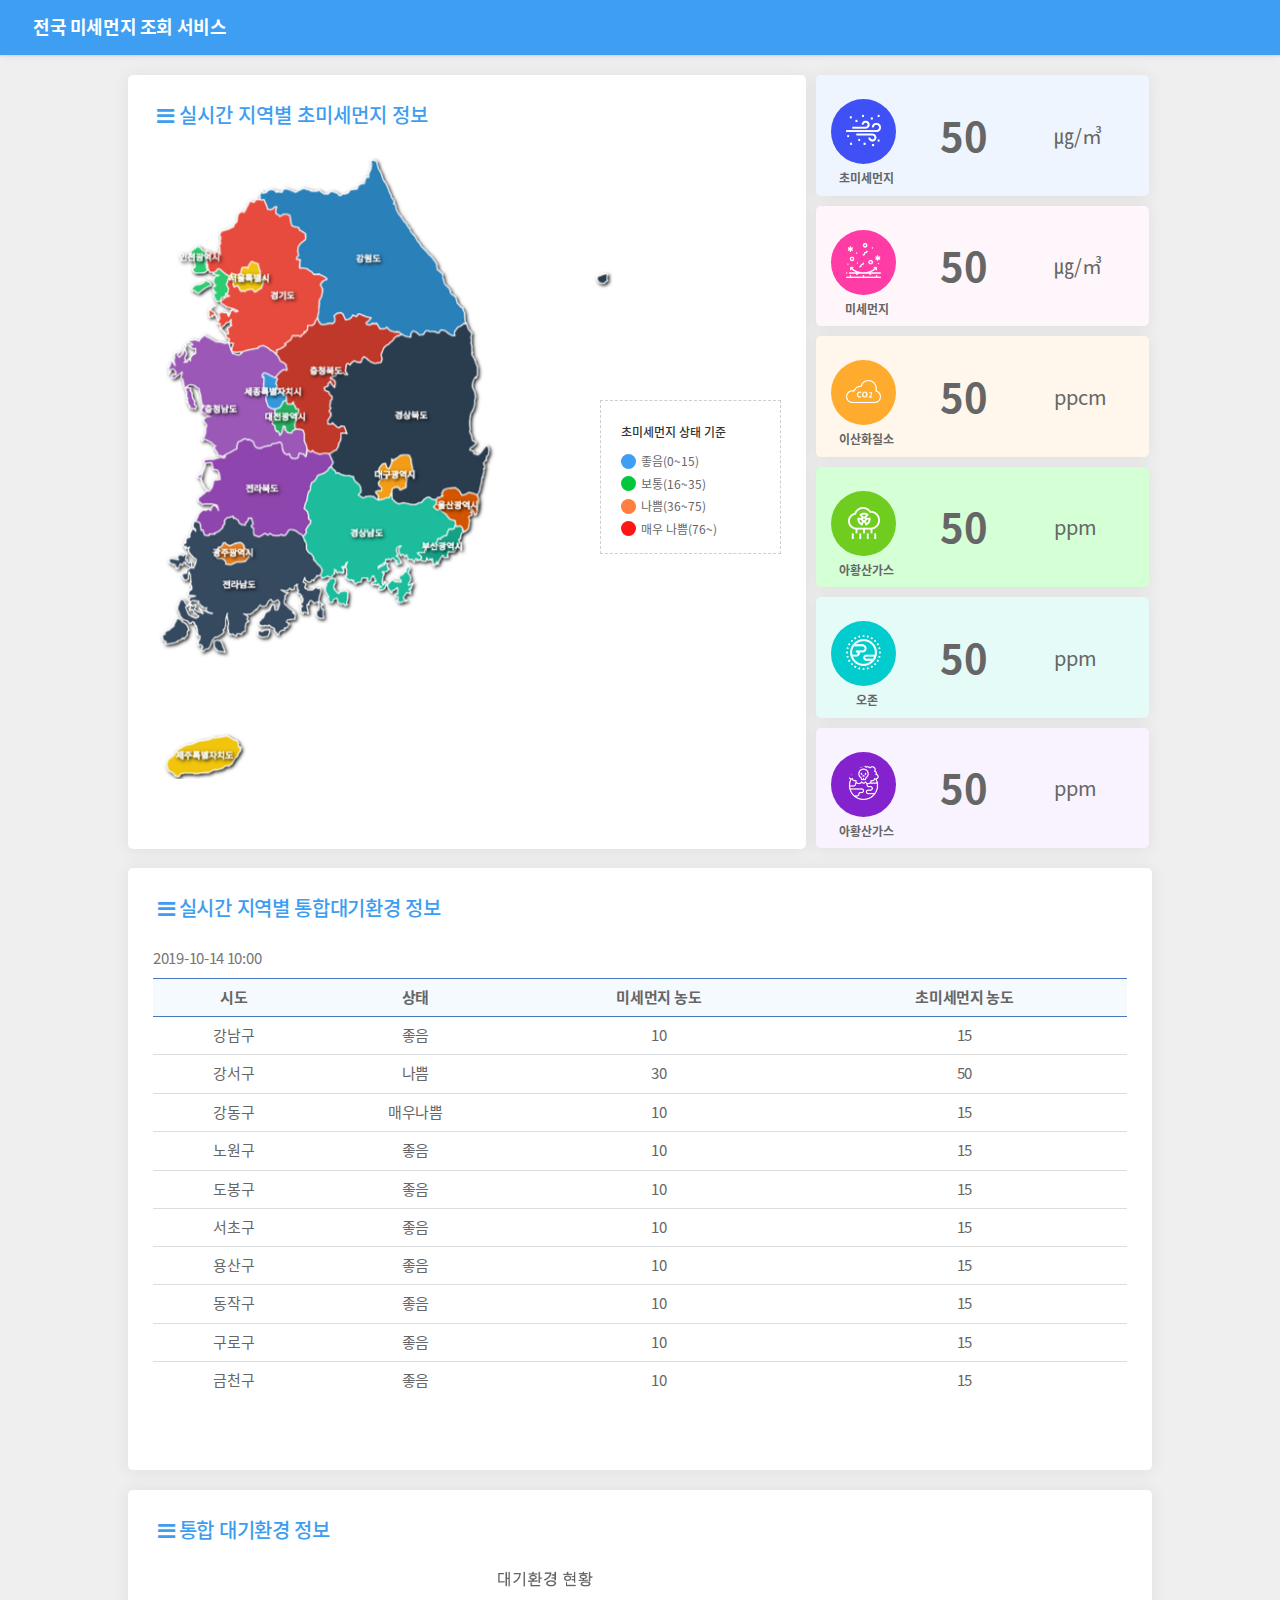
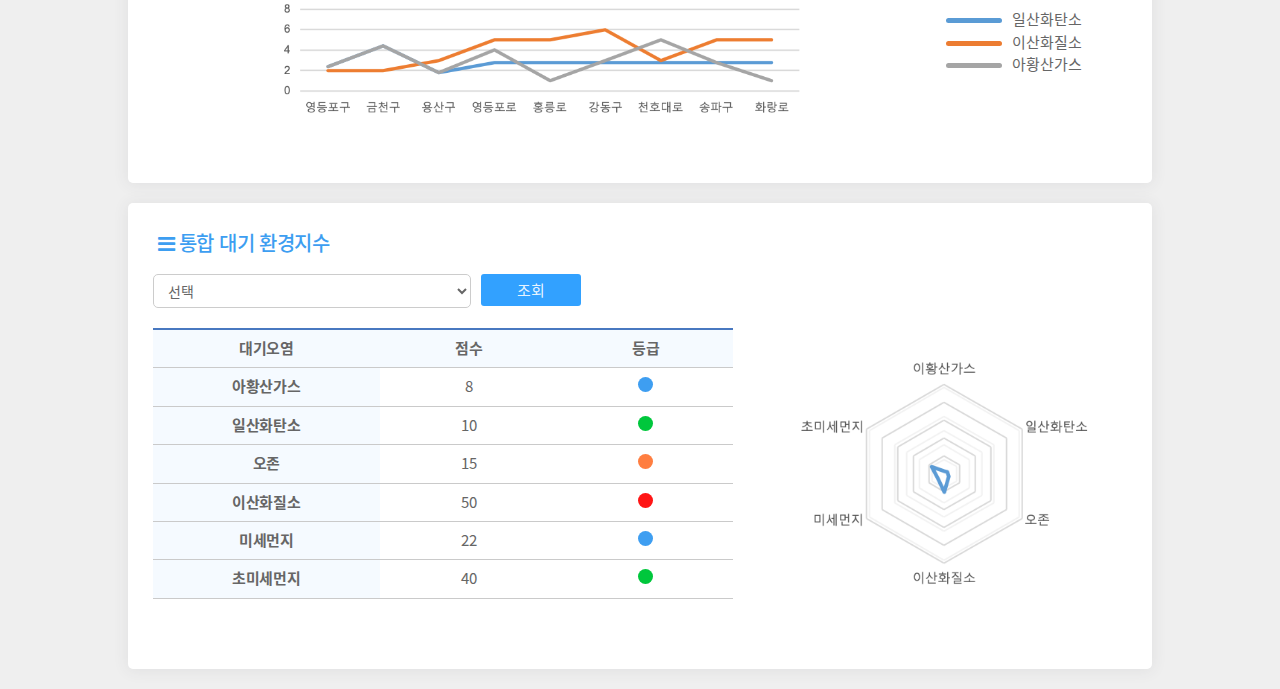
<file: fine-dust-frontend/src/main/resources/static/viewSample/main.html>
<!DOCTYPE html>
<html lang="en">
<head>
	<meta charset="UTF-8">
	<meta http-equiv="X-UA-Compatible" content="IE=Edge">
	<meta name="viewport" content="width=device-width, initial-scale=1, minimum-scale=1, maximum-scale=1, user-scalable=no">

	<title>main</title>

	<!-- jquery -->
	<script src="../js/components/jquery-1.11.3.min.js"></script>
	<script src="../js/components/jquery-ui.js"></script>
	<script src="../js/components/bootstrap.min.js"></script>
	<!-- css -->
	<link rel="stylesheet" type="text/css" href="../css/components/bootstrap.min.css">
	<link rel="stylesheet" type="text/css" href="../css/components/jquery-ui.css">
	<link rel="stylesheet" type="text/css" href="../css/components/font-awesome.css">
	<link rel="stylesheet" type="text/css" href="../css/components/notosanskr.css">

	<link rel="stylesheet" type="text/css" href="../css/common.css">
	<link rel="stylesheet" type="text/css" href="../css/main.css">
</head>
<body>
	<!-- header -->
	<header id="header">
		<div class="inner">
			<div id="logo" class="light-version">
				<h1>전국 미세먼지 조회 서비스</h1>
			</div>
		</div>
	</header>
	<div class="wrapper">
		<!-- 실시간 지역별 초미세먼지 정보 -->
		<div class="contents mt-20">
			<ul class="top-con-box layout-inline col2">
				<li class="w-70p">
					<div class="box-wrap">
						<h3 class="color-blue"><i class="fa fa-fw" aria-hidden="true" title="Copy to use bars"></i>실시간 지역별 초미세먼지 정보</h3>
						<ul class="top-wrap layout-inline col2">
							<li class="map-wrap w-70p">
								<img src="../images/map02.png" />
							</li>
							<li class="w-30p">
								<div class="map-value mt-20 w-100p">
									<h6 class="">초미세먼지 상태 기준</h6>
									<ul class="status-wrap">
										<li><span class="circle-level good"></span><span>좋음(0~15)</span></li>
										<li><span class="circle-level normal"></span><span>보통(16~35)</span></li>
										<li><span class="circle-level bad"></span><span>나쁨(36~75)</span></li>
										<li><span class="circle-level very-bad"></span><span>매우 나쁨(76~)</span></li>
									</ul>
								</div>
							</li>
						</ul>
					</div>
				</li>
				<li class="right-panel w-30p">
					<div class="status-box-list w-full">
						<ul class="">
							<li>
								<ul class="dust-status-ul layout-inline col3">
									<li><div class="info-round"><span class="info-icon"></span></div><p class="info-nm">초미세먼지</p></li>
									<li><span class="info-txt">50</span></li>
									<li><span class="info-unit">㎍/㎥</span> </li>
								</ul>
							</li>
							<li>
								<ul class="dust-status-ul layout-inline col3">
									<li><div class="info-round"><span class="info-icon"></span></div><p class="info-nm">미세먼지</p></li>
									<li><span class="info-txt">50</span> </li>
									<li><span class="info-unit">㎍/㎥ </span></li>
								</ul>
							</li>
							<li>
								<ul class="dust-status-ul layout-inline col3">
									<li><div class="info-round"><span class="info-icon"></span></div><p class="info-nm">이산화질소</p></li>
									<li><span class="info-txt">50</span> </li>
									<li><span class="info-unit">ppcm </span></li>
								</ul>
							</li>
							<li>
								<ul class="dust-status-ul layout-inline col3">
									<li><div class="info-round"><span class="info-icon"></span></div><p class="info-nm">아황산가스</p></li>
									<li><span class="info-txt">50</span> </li>
									<li><span class="info-unit">ppm</span></li>
								</ul>
							</li>
							<li>
								<ul class="dust-status-ul layout-inline col3">
									<li><div class="info-round"><span class="info-icon"></span></div><p class="info-nm">오존</p></li>
									<li><span class="info-txt">50</span> </li>
									<li><span class="info-unit">ppm</span></li>
								</ul>
							</li>
							<li>
								<ul class="dust-status-ul layout-inline col3">
									<li><div class="info-round"><span class="info-icon"></span></div><p class="info-nm">아황산가스</p></li>
									<li><span class="info-txt">50</span> </li>
									<li><span class="info-unit">ppm</span></li>
								</ul>
							</li>
						</ul>
					</div>
				</li>
			</ul>
		</div>
		<!-- 실시간 지역별 통합대기환경 정보 -->
		<div class="contents mt-10">
			<div class="box-wrap w-80p">
				<h3 class="color-blue col-left"><i class="fa fa-fw" title=""></i>실시간 지역별 통합대기환경 정보</h3>
				<table class="table table-blue text-center mt-20">
					<caption>2019-10-14 10:00</caption>
					<thead>
					<tr>
						<th class="text-center"><strong>시도</strong></th>
						<th class="text-center"><strong>상태</strong></th>
						<th class="text-center"><strong>미세먼지 농도</strong></th>
						<th class="text-center"><strong>초미세먼지 농도</strong></th>
					</tr>
					</thead>
					<tbody>
					<tr>
						<td>강남구</td>
						<td>좋음</td>
						<td>10</td>
						<td>15</td>
					</tr>
					<tr>
						<td>강서구</td>
						<td>나쁨</td>
						<td>30</td>
						<td>50</td>
					</tr>
					<tr>
						<td>강동구</td>
						<td>매우나쁨</td>
						<td>10</td>
						<td>15</td>
					</tr>
					<tr>
						<td>노원구</td>
						<td>좋음</td>
						<td>10</td>
						<td>15</td>
					</tr>
					<tr>
						<td>도봉구</td>
						<td>좋음</td>
						<td>10</td>
						<td>15</td>
					</tr>
					<tr>
						<td>서초구</td>
						<td>좋음</td>
						<td>10</td>
						<td>15</td>
					</tr>
					<tr>
						<td>용산구</td>
						<td>좋음</td>
						<td>10</td>
						<td>15</td>
					</tr>
					<tr>
					<tr>
						<td>동작구</td>
						<td>좋음</td>
						<td>10</td>
						<td>15</td>
					</tr>
					<tr>
						<td>구로구</td>
						<td>좋음</td>
						<td>10</td>
						<td>15</td>
					</tr>
					<tr>
						<td>금천구</td>
						<td>좋음</td>
						<td>10</td>
						<td>15</td>
					</tr>
					</tbody>
				</table>
			</div>
		</div>
		<!-- 통합 대기환경 정보 -->
		<div class="contents mt-20">
			<div class="box-wrap w-80p">
				<h3 class="color-blue col-left"><i class="fa fa-fw" aria-hidden="true" title=""></i>통합 대기환경 정보</h3>
				<div class="ae-wrap">
					<ul class="ae-box layout-inline col2">
						<li class="w-80p"><img src="../images/chart_01.png" /></li>
						<li class="w-20p">
							<ul class="ae-line-wrap">
								<li><span class="ae-line"></span>일산화탄소</li>
								<li><span class="ae-line"></span>이산화질소</li>
								<li><span class="ae-line"></span>아황산가스</li>
							</ul>
						</li>
					</ul>
				</div>
			</div>
		</div>
		<!-- 통합 대기 환경지수 -->
		<div class="contents mt-20 mb-20">
			<div class="box-wrap w-80p">
				<h3 class="color-blue col-left"><i class="fa fa-fw"  title=""></i>통합 대기 환경지수</h3>
				<div class="ae-iv-wrap mt-20">
					<ul class="ae-iv-sel layout-inline col3">
						<li><select class="w-100p"><option>선택</option></select></li>
						<li><button class="btn btn-round btn-100 btn-blue">조회</button></li>
					</ul>
					<div class="mt-20">
						<ul class="ae-iv-ul layout-inline col2">
							<li class="w-60p">
								<table class="ae-iv-table table table-blue">
									<colgroup><col width="40"/><col width="30"/><col width="30"/></colgroup>
									<tr>
										<th>대기오염</th>
										<th><strong>점수</strong></th>
										<th><strong>등급</strong></th>
									</tr>
									<tr>
										<th>아황산가스</th>
										<td>8</td>
										<td><span class="circle-level good"></span></td>
									</tr>
									<tr>
										<th>일산화탄소</th>
										<td>10</td>
										<td><span class="circle-level normal"></span></td>
									</tr>
									<tr>
										<th>오존</th>
										<td>15</td>
										<td><span class="circle-level bad"></span></td>
									</tr>
									<tr>
										<th>이산화질소</th>
										<td>50</td>
										<td><span class="circle-level very-bad"></span></td>
									</tr>
									<tr>
										<th>미세먼지</th>
										<td>22</td>
										<td><span class="circle-level good"></span></td>
									</tr>
									<tr>
										<th>초미세먼지</th>
										<td>40</td>
										<td><span class="circle-level normal"></span></td>
									</tr>
								</table>
							</li>
							<li class="w-40p">
								<div class="ae-iv-box">
									<img src="../images/chart02.png" width="400" />
								</div>
							</li>
						</ul>
					</div>
				</div>
			</div>
		</div>
	</div>
	<!-- //wrap -->
</body>
</html>
</file>
<file: fine-dust-frontend/src/main/resources/static/css/components/notosanskr.css>
@font-face {
  font-family: 'Noto Sans KR';
  font-style: normal;
  font-weight: 100;
  src: url(../../fonts/notosanskr/NotoSansKR-Thin.woff2) format('woff2'),
       url(../../fonts/notosanskr/NotoSansKR-Thin.woff) format('woff'),
       url(../../fonts/notosanskr/NotoSansKR-Thin.otf) format('opentype');
}
@font-face {
  font-family: 'Noto Sans KR';
  font-style: normal;
    font-weight: 300;
  src: url(../../fonts/notosanskr/NotoSansKR-Light.woff2) format('woff2'),
       url(../../fonts/notosanskr/NotoSansKR-Light.woff) format('woff'),
       url(../../fonts/notosanskr/NotoSansKR-Light.otf) format('opentype');
}
@font-face {
   font-family: 'Noto Sans KR';
   font-style: normal;
   font-weight: 400;
   src: url(../../fonts/notosanskr/NotoSansKR-Regular.woff2) format('woff2'),
        url(../../fonts/notosanskr/NotoSansKR-Regular.woff) format('woff'),
        url(../../fonts/notosanskr/NotoSansKR-Regular.otf) format('opentype');
 }
@font-face {
   font-family: 'Noto Sans KR';
   font-style: normal;
   font-weight: 500;
   src: url(../../fonts/notosanskr/NotoSansKR-Medium.woff2) format('woff2'),
        url(../../fonts/notosanskr/NotoSansKR-Medium.woff) format('woff'),
        url(../../fonts/notosanskr/NotoSansKR-Medium.otf) format('opentype');
 }
@font-face {
   font-family: 'Noto Sans KR';
   font-style: normal;
   font-weight: 700;
   src: url(../../fonts/notosanskr/NotoSansKR-Bold.woff2) format('woff2'),
        url(../../fonts/notosanskr/NotoSansKR-Bold.woff) format('woff'),
        url(../../fonts/notosanskr/NotoSansKR-Bold.otf) format('opentype');
 }
@font-face {
   font-family: 'Noto Sans KR';
   font-style: normal;
   font-weight: 900;
   src: url(../../fonts/notosanskr/NotoSansKR-Black.woff2) format('woff2'),
        url(../../fonts/notosanskr/NotoSansKR-Black.woff) format('woff'),
        url(../../fonts/notosanskr/NotoSansKR-Black.otf) format('opentype');
 }
</file>
<file: fine-dust-frontend/src/main/resources/static/css/common.css>
@charset "utf-8";
@import url(components/notosanskr.css);
body, th, td, input, select, textarea, button, xmp, pre {font-size: 15px;line-height: 1.5;font-family: 'Noto Sans KR', 'Open Sans', sans-serif;color: #666666;letter-spacing: -0.02em;}
div.body-wrap { min-height: 500px; max-height: 1300px;  overflow-y: auto; }
h1, h2, h3, h4, h5, h6 {font-weight: 500;line-height: 1;color: #333;}
:focus, select {outline: 0;}
input::placeholder {color: #999999;}
/*select, select.form-control{*/
/*    -moz-appearance: none;*/
/*    -webkit-appearance: none;*/
/*    appearance: none;*/
/*    background: #fff url(../images/comm/ico_sel.png) no-repeat center right !important;*/
/*}*/
select::-ms-expand {display: none;}
::selection {background: #ddeeff;color: #000;}
*:before, *:after {-webkit-box-sizing: border-box;-moz-box-sizing: border-box;box-sizing: border-box;}
table {width: 100%;}
a{color:inherit;}
a:hover, a:active, a:focus{color: #4875c0; text-decoration: none;}
h1 {font-size: 32px;}
h2 {font-size: 24px;}
h3 {font-size: 20px;}
h4 {font-size: 18px;}
h5 {font-size: 16px;}
h6 {font-size: 12px;}
h3.title {color: #4878c0;}
h4.h4-bl, h4.h4-black {position: relative;padding-left: 20px;}
h4.h4-bl:before {content: '\f00b';font-family: FontAwesome, sans-serif;position: absolute;left: 0;top: 1px;color: #4875c0;font-weight: inherit;}
h4.h4-black:before {content: '\f0ca';font-family: FontAwesome, sans-serif;position: absolute;left: 0;top: 1px;color: #666;font-weight: inherit;}
h5.h5-blue {margin-bottom: 10px;color: #03a9f4; font-weight: 400;}
h5.h5-green {margin-bottom: 10px;color: #429c45; font-weight: 400;}
h5.h5-black{margin-bottom: 10px;color: #666; font-weight: 400;}
h6.h6-blue { margin-bottom: 10px;color: #03a9f4; font-weight: 400; }
input[type="text"], input[type="password"], input[type="search"], textarea, select {
    height: 34px;padding: 0 20px 0 10px;border: 1px solid #ccc;background: #fff;border-radius: 5px;font-size: 14px;
    -webkit-border-radius: 5px;-moz-border-radius: 5px;-webkit-box-sizing: border-box;-moz-box-sizing: border-box;box-sizing: border-box;
}
dl, ul, ol, menu, li {
    list-style: none;
    margin: 0;
    padding: 0;
}
.row{
    clear: both;
}
/*color*/
.text-primary{
    color: #333;
}
.text-point{
    color: #3f6db8;
}
.color-blue {
    color: #3d9ef1;
}

/*button,label*/
*:focus{
    outline: none !important;
}
.btn{
    display: inline-block;
    font-weight: 400;
    text-align: center;
    white-space: nowrap;
    padding: 0 10px;
    user-select: none;
    border: 1px solid transparent;
    font-size: inherit;
    line-height: 1.9;
    vertical-align: middle;
    border-radius: 3px;
    -webkit-border-radius: 3px;
    -moz-border-radius: 3px;
    -webkit-box-sizing: border-box;
    -moz-box-sizing: border-box;
    box-sizing: border-box;
}
.btn-100 {
    line-height: 30px;
    height: 32px;
    min-width: 100px;
}
.btn-normal{
    color: #fff;
    background-color: #888;
    border-color: #888;
}
.btn-normal:hover, .btn-normal:active, .btn-normal:focus{
    color: #fff;
    background-color: #555;
    border-color: #555;
}
.btn-primary{
    color: #fff;
    background-color: #1ab394;
    border-color: #1ab394;
}
.btn-primary:hover, .btn-primary:active, .btn-primary:focus{
    background-color: #18a689;
    border-color: #18a689;
}
.btn-green{
    color: #fff;
    background-color: #1eb59a;
    border-color: #1eb59a;
}
.btn-green:hover, .btn-green:active, .btn-green:focus{
    color: #fff;
    background-color: #15a087;
    border-color: #15a087;
} 
.btn-purple{
    color: #fff;
    background-color: #7266ba;
    border-color: #7266ba;
}
.btn-purple:hover, .btn-purple:active, .btn-purple:focus{
    color: #fff;
    background-color: #7266ba;
    border-color: #7266ba;
} 
.btn-gray{
    color: #fff;
    background-color: #b5b5b5;
    border-color: #b5b5b5;
} 
.btn-gray:hover, .btn-gray:active, .btn-gray:focus{ 
    color: #fff;
    background-color: #a3a3a3;
    border-color: #a3a3a3;
}
.btn-black{
    color: #fff;
    background-color: #515354;
    border-color: #515354;
} 
.btn-black:hover, .btn-black:active, .btn-black:focus{ 
    color: #fff;
    background-color: #3e3f3f;
    border-color: #3e3f3f;
}
.btn-secondary{
    background-color: #fff;
    border-color: #e2e2e2;
    color: #333;
} 
.btn-secondary:hover, .btn-secondary:focus{ 
    background-color: #f5f5f5; 
}
.btn-secondary:active, .btn-secondary.active, .btn-secondary:focus{
    background-color: #ececec;
    font-weight: 500;
    box-shadow: inset 0 3px 5px rgba(0,0,0,.125);
}  
.only-ico{line-height: 0; padding:0; border:0;}
.btn-list{font-size: 12px; color:#888; font-weight: 400; padding:0; box-shadow: none !important;}
.btn-list .btn{
    margin: 0 1px;
    font-weight: 500;
}
.txt-center{
    text-align: center;
}
.btn-in{
    display: inline-block;
}
.btn-sm, .btn-group-sm > .btn{
    line-height: 1.42857143;
    border-radius: 3px;
}
.btn-group{
    position: relative;
    display: inline-flex;
    vertical-align: middle;
}
.btn-w-l{
    min-width: 120px;
}
.btn-w-m {
    min-width: 120px;
}
.btn-w-s{ 
    font-weight: 400;
    height: 30px;
    padding: 0 20px;
}
.inline-btn{
    display: inline-block;
    margin-left: 6px;
    vertical-align: middle;
}
.round-btn{
    border-radius: 25px;
} 
/* Input */
input:focus, textarea:focus, .box-wrap select:focus {border: 1px solid #03a9f4;color: #03a9f4;}
textarea {padding:5px 10px;}
input[disabled], input[readonly] {color: #000;background-color: #fafafa !important;}
/*width,height*/
.w-full{
    width: 100% !important;
}
.w-10p{
    width: 10% !important;
}
.w-20p{
    width: 20% !important;
}
.w-25p{
    width: 25% !important;
}
.w-30p{
    width: 30% !important;
}
.w-40p{
    width: 40% !important;
}
.w-50p{
    width: 50% !important;
}
.w-60p{
    width: 60% !important;
}
.w-70p{
    width: 70% !important;
}
.w-80p{
    width: 80% !important;
}
.w-90p{
    width: 90% !important;
}
.w-100p{
    width: 100% !important;
}
.w-half{
    width: 50% !important;
}
.w-90{
    min-width: 90px !important;
}
.w-100{
    min-width: 100px !important;
}
.w-150{
    min-width: 150px !important;
}
.w-200{
    min-width: 200px !important;
}
/*margin,padding*/ 
.margin-none{
    margin: 0 !important;
}
.padding-none{
    padding: 0 !important;
}
.m-0{
    margin: 0 !important;
}
.mb-0{
  margin-bottom: 0 !important;  
}
.mb-5{
  margin-bottom: 5px !important;  
}
.mb-10{
margin-bottom: 10px !important;  
}
.mb-15{
  margin-bottom: 15px !important;  
}
.mb-20{
  margin-bottom: 20px !important;  
}
.mb-25{
  margin-bottom: 25px !important;  
}
.mb-40{
  margin-bottom: 40px !important;  
}
.mt-5{
  margin-top: 5px !important;  
}
.mt-10{
  margin-top: 10px !important;  
}
.mt-15{
  margin-top: 15px !important;  
}
.mt-20{
  margin-top: 20px !important;  
}
.mt-30{
  margin-top: 30px !important;  
}
.mt-40{
  margin-top: 40px !important;  
}
.mt-50{
  margin-top: 50px !important;  
}
.mt-60{
  margin-top: 60px !important;  
}
.p-sm {
    padding: 15px !important;
}
.p-0{
    padding: 0 !important;
}
.p-10{
    padding: 10px !important;
}
.p-20 {
    padding: 20px !important;
}
.p-30 {
    padding: 30px !important;
}
.p-40 {
    padding: 40px!important;
}
/*background-color*/
.bg-none{
    background-color: transparent !important;
}
.bg-muted-border{
    background-color: #eaf2fe !important;
    border-color: #d0dfea !important;
}
.bg-gray{
    background-color: #f9f9f9 !important; 
}
.bg-white{
    background-color: #fff !important;
}
#wrapper {
    width: 100%;
}
/*#page-wrapper {*/
/*    padding: 130px 60px 20px 60px;*/
/*    min-height: fill-available !important;*/
/*    min-height: -webkit-fill-available !important;*/
/*    min-height: -moz-available !important;*/
/*    background-color: #f4f6fa;*/
/*}*/
@media(min-width:768px) {
    #page-wrapper.left-on-frame {
        position: inherit;
        padding: 130px 40px 20px 280px;
        border-left: 1px solid #e7e7e7;
    }
}

.collapse.in{
    background: #fff;
} 
.btn-outline {
    color: inherit;
    background-color: transparent;
    transition: all .5s;
}
.btn-primary.btn-outline {
    color: #0e9aef;
}
.btn-success.btn-outline {
    color: #5cb85c;
}
.btn-info.btn-outline {
    color: #5bc0de;
}
.btn-warning.btn-outline {
    color: #f0ad4e;
}
.btn-danger.btn-outline {
    color: #d9534f;
}
.btn-primary.btn-outline:hover,
.btn-gray.btn-outline:hover,
.btn-success.btn-outline:hover,
.btn-info.btn-outline:hover,
.btn-warning.btn-outline:hover,
.btn-danger.btn-outline:hover {
    color: #fff;
} 
.btn-circle {
    width: 30px;
    height: 30px;
    padding: 6px 0;
    border-radius: 15px;
    text-align: center;
    font-size: 12px;
    line-height: 1.428571429;
}
.btn-circle.btn-lg {
    width: 40px;
    height: 40px;
    padding: 6px 0;
    border-radius: 25px; 
    font-size: 18px;
    background: #f5f5f5;
}
.btn-circle.btn-xl {
    width: 70px;
    height: 70px;
    padding: 10px 16px;
    border-radius: 35px;
    font-size: 24px;
    line-height: 1.33;
}
.show-grid [class^=col-] {
    padding-top: 10px;
    padding-bottom: 10px;
    border: 1px solid #ddd;
    background-color: #eee!important;
}


[class^="btn-"], [class*=" btn-"], a {
    -webkit-box-sizing: border-box;-moz-box-sizing: border-box;box-sizing: border-box;font-size: inherit;
    transition: color .15s ease-in-out,background-color .15s ease-in-out,border-color .15s ease-in-out,box-shadow .15s ease-in-out;
}
/*.btn {*/
    /*display: inline-block;font-weight: 400;text-align: center;white-space: nowrap;padding: 0 10px;user-select: none;border: 1px solid transparent;font-size: inherit;line-height: 1;vertical-align: middle;*/
    /*border-radius: 3px;-webkit-border-radius: 3px;-moz-border-radius: 3px;-webkit-box-sizing: border-box;-moz-box-sizing: border-box;box-sizing: border-box;*/
/*}*/
.btn{
    display: inline-block;
    font-weight: 400;
    text-align: center;
    white-space: nowrap;
    padding: 0 10px;
    user-select: none;
    border: 1px solid transparent;
    font-size: inherit;
    line-height: 1.9;
    vertical-align: middle;
    border-radius: 3px;
    -webkit-border-radius: 3px;
    -moz-border-radius: 3px;
    -webkit-box-sizing: border-box;
    -moz-box-sizing: border-box;
    box-sizing: border-box;
}
.btn-blue {
    background-color: #32a1ff;
    color: rgba(255, 255, 255, 0.9);
}
.btn-100 {
    line-height: 30px;
    height: 32px;
    min-width: 100px;
}
.btn i {line-height: 0;vertical-align: baseline;font-family: FontAwesome, sans-serif;font-style: normal;}
.btn-ico:hover {background-color: #638cc9;border: 1px solid #638cc9;color: #ffffff;}  /* Btn :  ico Line */
.btn-ico {width: 32px;height: 32px;border: 1px solid transparent;padding: 0;}
.btn-txt {font-size: 14px; line-height: 31px;}
.btn-txt i {font-size: inherit;}
.btn-txt:hover {background-color: #eff7ff;}


.text-left{
    text-align: left !important;
}
.text-right{
    text-align: right !important;
} 
.dropdown-menu .divider{
    display: none !important;
}
.dropdown-menu > li > a{
    margin: 3px;
} 
.form-control[disabled], fieldset[disabled]{
    background-color: #eee !important;
    background-image: inherit !important;
    border: 0;
    box-shadow: inherit;
}

/*header*/
#header{
    background-color: #3e9ef1;
    position: relative;
    top: 0;
    left: 0;
    right: 0;
    z-index: 1030;
    margin: 0;
    padding: 0;
    width: 100%;
    box-shadow: 0 1px 10px rgba(0,0,0,0.05), 0 1px 2px rgba(0,0,0,0.1);
    height: 55px;
    border: 0;
}
.light-version{
    float: left;
    height: 55px;
    padding-left: 33px;
    border: 0;
    text-align: left;
    line-height: 21px;
}
.light-version > h1{
    font-size: 18px;
    margin-top: 0;
    margin-bottom: 0;
    line-height: 53px;
    letter-spacing: -.4px;
    color: #fff;
    font-weight: 600;
}
body{
    background-color: #f8f8f8;
}
#wrapper { 
    padding: 0;
    background: #f1f3f6;
    border-left: 1px solid #eaeaea;
    transition: margin .4s ease 0s;
    position: relative;
    min-height: 100%;
}
.content {

} 
.small, small{
    color: #888;
    font-size: 95%;
}
hr.d-line{
    margin: 20px 70px 10px;
    border-top: 1px dashed #cbcdd1;
}
.input-group{
    position: relative;
    display: table;
    border-collapse: separate;
}
.input-group .form-control, select.input-sm{
    height: 35px;
    line-height: inherit;
    font-size: 15px;
    border-radius: 5px;
}



/* Layout :  left, right */
.layout-col2 {position: relative;} /* column2 */
.layout-col2:after {content: ''; clear: both;display: table;}
.layout-col2 .col-left {float: left;}
.layout-col2 .col-right {float: right;}

/* Layout : inline */
.layout-inline {letter-spacing: -5px;margin-right: -10px;}
.layout-inline.col2 > li {width: 50%;}
.layout-inline.col3 > li {width: 33.3%;}
.layout-inline.col4 > li {width: 25%;}
.layout-inline.col5 > li {width: 20%;}
.layout-inline > li {display: inline-block;letter-spacing: 0;padding-right: 10px;-webkit-box-sizing: border-box;-moz-box-sizing: border-box;box-sizing: border-box;vertical-align: top;}
.layout-inline.li-bottom > li {vertical-align: bottom;}
.layout-inline.li-middle > li {vertical-align: middle;}


.table-blue th{
    background-color: #f5faff;
    /*color: #4878c0;*/
    border-bottom: 0;
    font-weight: 400;
    border-top: 1px solid #4878c0 !important;
    border-bottom: 1px solid #4878c0 !important;
}
</file>
<file: fine-dust-frontend/src/main/resources/static/css/main.css>
@charset "utf-8";

body {
	background-color: #efefef !important;
}
/*intro-sch*/
.wrapper{
	top: 0;
	position: relative;
	background-color: transparent;
}
.con-top {
	position: relative;
	height: 313px;
}
.total-sch-con{
	position: relative;
	max-width: 1320px;
	margin: auto;
	padding-top: 0;
	height: 263px;
}

.content .con-body{
	position: relative;
	width: 1280px;
	margin: 0 auto;
	line-height: 1.5;
}
/*background*/
.background, .background > div.background-img {
	position: absolute;
	top: 0;
	width: 100%;
	height: 100%;
	z-index: -1;
}
.background > .background-img{
	background-repeat: no-repeat,no-repeat;
	background-position: center center,center center;
	background-size: cover,cover;
}
.background .background-img {
	max-height:317px;
	background-image: url(../images/bg01.jpg);
	filter: brightness(.9);
	opacity: .891;
}
/* background */
.contents {
	/*padding: 20px 0;*/
}
.contents:nth-child(3){
	padding-top: 0;
}
.contents:nth-child(3)  .layout-inline{
	margin: 0 auto !important;
}
.contents:nth-child(3)  .layout-inline li:nth-child(2){
	padding-right:0;
}
.contents .top-con-box {
	width: 80%;
	margin: 0 auto;
}
.contents .top-con-box > li:first-child {
	width: 67.2% !important;
}
.contents .top-con-box > li:last-child{
	width: 32.5% !important;
	padding: 0;
}
.box-wrap {
	background: #ffffff;padding: 10px 25px 50px;border-radius: 5px;-webkit-border-radius: 5px;-moz-border-radius: 5px;overflow: hidden;margin: 0 auto;
	box-shadow: 0 1px 15px 1px rgba(69, 65,78, .08);-webkit-box-shadow: 0 1px 15px 1px rgba(69, 65,78, .08);-moz-box-shadow: 0 1px 15px 1px rgba(69, 65,78, .08);}
@media only screen and (max-device-width: 1024px) {.box-wrap.w-80 {margin: 0 auto !important;}}
.contents .box-wrap{
	/*padding: 10px 40px;*/
}
.content-wrap{
	margin: 0 auto;
	background: #ffffff;
	border-radius: 5px;
	-webkit-border-radius: 5px;
	-moz-border-radius: 5px;
	overflow: hidden;
	box-shadow: 0 1px 15px 1px rgba(69, 65,78, .08);
	-webkit-box-shadow: 0 1px 15px 1px rgba(69, 65,78, .08);
}
.box-header .col-right{
	position: relative;
	top: 12px;
}
.content-wrap .box-header{
	color: white;
	padding: 0 40px 8px 40px;
	border-bottom: 1px solid #e0e0e0;
}
.content-wrap .box-con{
	padding: 10px 40px;
}
.top-wrap .map-wrap {
	padding: 20px 0;
	vertical-align: middle;
}
.top-wrap li {
	vertical-align: middle;
}
.map-wrap > img, .map-value {
	width: 460px;
}

.top-wrap .table-con{
	vertical-align: top;
}
/* 초미세먼지 상태 기준 */
.map-value {
    padding: 15px 20px;
    border: 1px dashed #cecece;
}
.status-wrap > li > span.circle-level{
	margin-right:5px;
	font-size: 1.2rem;
    vertical-align: middle;
}
.status-wrap > li > span:last-child{
	font-size: 1.2rem;
    vertical-align: middle;
}
.select-nobox {
	width: 150px;
}
.ae-iv-ul > li {
	vertical-align: middle;
}
.box-con > ul > li:nth-child(1) {
	padding: 0 20px 0 0;
}
.box-con > ul > li:nth-child(2) {
	vertical-align: middle;
	border-left: 1px solid #e2e2e2;
	padding: 0 20px;
}

/* State Gtrahp */
.state-info .bar {width: 100%;background-color: #d3d5da;font-size: 11px;-webkit-border-radius: 5px;-moz-border-radius: 5px;border-radius: 5px;overflow: hidden;}
.state-info .bar span {display: block;text-align: center;color: #ffffff;vertical-align: middle;position: relative;height: 15px;}
.state-info .bar span strong {position: absolute;display: block;width: 100%;left: 0;top: 0px;height: 20px;overflow: hidden;font-weight: 500;}
.state-info dl.good .bar span {background-color: #3e9ef1;}
.state-info dl.normal .bar span {background-color: #00c73c;}
.state-info dl.bad .bar span {background-color: #ff7e40;}
.state-info dl.very-bad .bar span {background-color: #ff1515;}
.state-info dl {display: table; width: 100%;}
.state-info dt, .state-info dd {display: table-row;width: 33.3%; font-size:13px; }
.state-info dt {width: 15%;color: #313131;min-width: 60px; font-weight: 400 !important;}
.state-info dd:last-child {width: 15%;text-align: right;}

/**/
.contents .status-box-list {
	margin: 0 auto;
	width: 80%;
}
.contents .status-box-list > ul > li, .right-panel .status-box-list > ul > li {
	width: 32.3%;
	margin-right: 10px;
	background-color: #fff;
	height: 120.5px;
	-webkit-border-radius: 5px;
	-moz-border-radius: 5px;
	overflow: hidden;
	box-shadow: 0 1px 15px 1px rgba(69, 65,78, .08);
	-webkit-box-shadow: 0 1px 15px 1px rgba(69, 65,78, .08);
}
.right-panel .status-box-list > ul > li {
	width: 100% !important;
	margin-bottom: 10px;

}

.contents .status-box-list > ul > li > ul {
	position: relative;
	top: 20%;
	left: 10px;
}
.contents .status-box-list .dust-status-ul > li{
	vertical-align: middle;
	margin-top:-25px;
}
.contents .status-box-list .dust-status-ul p{
	font-weight: 600;
	font-size: 1.2rem;
	margin-top: 0;
	text-align: center;
	padding-left: 0 !important;
	width: 78%;
}
.contents .status-box-list .dust-status-ul .info-txt{
	font-size: 4rem;
	font-weight: bolder;
}
.contents .status-box-list .dust-status-ul .info-unit{
	font-size: 2rem;
	font-weight: 400;
}
.contents .status-box-list .dust-status-ul > li:first-child{
	margin-top:0;
}
.contents .status-box-list .info-nm{
	padding-left: 15px;
	padding-top: 5px;
	font-size: 1.3rem;
	font-weight: 500;
}

.status-box-list > ul > li:nth-child(1){
	background-color: #eef5ff!important;
}
.contents .status-box-list > ul > li:nth-child(1) .info-round{
	color: #fff;
	background-color: #3f50f6;
	border-color: #3f50f6;
	border-radius: 50%!important;
	width: 65px;
	height: 65px;
	line-height: 35px;
	position: relative;
	left: 5%;
}
.contents .status-box-list > ul > li:nth-child(1) .info-icon{
	background: url(../images/ae_01.png) no-repeat;
	background-size: 35px;
	width: 65px;
	height: 65px;
	top: 21%;
	line-height: 1.5;
	left: 15px;
	z-index: 999;
	display: inline-block;
	position: absolute;
}

.contents .status-box-list > ul > li:nth-child(2){
	background-color: #fef6fb!important;
}
.contents .status-box-list > ul > li:nth-child(2) .info-round{
	color: #fff;
	background-color: #ff3ca6;
	border-color: #ff3ca6;
	border-radius: 50%!important;
	width: 65px;
	height: 65px;
	line-height: 35px;
	position: relative;
	top: 25%;
	left: 5%;
}
.contents .status-box-list > ul > li:nth-child(2) .info-icon{
	background: url(../images/ae_02.png) no-repeat;
	background-size: 35px;
	width: 50px;
	height: 50px;
	top: 21%;
	line-height: 1.5;
	left: 15px;
	z-index: 999;
	display: inline-block;
	position: absolute;
}

.contents .status-box-list > ul > li:nth-child(3){
	background-color: #fff7eb!important;
}
.contents .status-box-list > ul > li:nth-child(3) .info-round{
	color: #fff;
	background-color: #ffab2e;
	border-color: #ffab2e;
	border-radius: 50%!important;
	width: 65px;
	height: 65px;
	line-height: 35px;
	position: relative;
	top: 25%;
	left: 5%;
}
.contents .status-box-list > ul > li:nth-child(3) .info-icon{
	background: url(../images/ae_03.png) no-repeat;
	background-size: 35px;
	width: 50px;
	height: 50px;
	top: 21%;
	line-height: 1.5;
	left: 15px;
	z-index: 999;
	display: inline-block;
	position: absolute;
}
.contents .status-box-list > ul > li:nth-child(4){
	background-color: #d5ffd4 !important;
}
.contents .status-box-list > ul > li:nth-child(4) .info-round{
	color: #fff;
	background-color: #6fcd1f;
	border-color: #6fcd1f;
	border-radius: 50%!important;
	width: 65px;
	height: 65px;
	line-height: 35px;
	position: relative;
	top: 25%;
	left: 5%;
}
.contents .status-box-list > ul > li:nth-child(4) .info-icon {
	background: url(../images/ae_04.png) no-repeat;
	background-size: 32px;
	width: 50px;
	height: 60px;
	top: 25%;
	line-height: 1.5;
	left: 17px;
	z-index: 999;
	display: inline-block;
	position: absolute;
}
.contents .status-box-list > ul > li:nth-child(5){
	background-color: #e4fbf8!important;
}
.contents .status-box-list > ul > li:nth-child(5) .info-round{
	color: #fff;
	background-color: #02cccd;
	border-color: #02cccd;
	border-radius: 50%!important;
	width: 65px;
	height: 65px;
	line-height: 35px;
	position: relative;
	top: 25%;
	left: 5%;
}
.contents .status-box-list > ul > li:nth-child(5) .info-icon{
	background: url(../images/ae_05.png) no-repeat;
	background-size: 35px;
	width: 50px;
	height: 50px;
	top: 21%;
	line-height: 1.5;
	left: 15px;
	z-index: 999;
	display: inline-block;
	position: absolute;
}

.contents .status-box-list > ul > li:nth-child(6){
	background-color: #f9f3ff !important;
}
.contents .status-box-list > ul > li:nth-child(6) .info-round{
	color: #fff;
	background-color: #8423cd;
	border-color: #8423cd;
	border-radius: 50%!important;
	width: 65px;
	height: 65px;
	line-height: 35px;
	position: relative;
	top: 25%;
	left: 5%;
}
.contents .status-box-list > ul > li:nth-child(6) .info-icon{
	background: url(../images/ae_06.png) no-repeat;
	background-size: 35px;
	-webkit-border-radius: 50%;
	-moz-border-radius: 50%;
	border-radius: 50%;
	width: 50px;
	height: 50px;
	top: 21%;
	line-height: 1.5;
	left: 15px;
	z-index: 999;
	display: inline-block;
	position: absolute;
}

/*대기환경정보*/
.table.ae-iv-table tr:first-child{
	border-top: 2px solid #4878c0;
}
.table.ae-iv-table th{
	/*background-color: #ebebeb;*/
	text-align: center !important;
	font-weight: bold;
}
.table.ae-iv-table tr:first-child th{
	text-align: center !important;
}

.table.ae-iv-table th, .table.ae-iv-table td{
	border-top: 1px solid #cacaca !important;
	border-bottom: 1px solid #cacaca !important;
}
.ae-iv-table td, .ae-iv-table th{
	text-align: center !important;
}

/*통합 대기환경 정보*/
.ae-wrapper {
	width: 80%;
	margin: 0 auto;
}
.ae-wrapper.layout-inline > li:last-child {
	padding-right: 0;
}
.ae-wrap .ae-box {
	text-align: center;
	padding:20px;
}
.ae-wrap .ae-box > li {
	vertical-align: middle;
}
.ae-wrap .ae-box img {
	width: 70%;
}
.ae-wrap .ae-box .ae-line-wrap .ae-line{
	width:30%;
	border-radius: 5px;
	display: inline-block;
	vertical-align: middle;
	margin-right: 10px;
}
.ae-wrap .ae-box .ae-line-wrap li:nth-child(1) .ae-line{
	border-top: 5px solid #5a9bd5;
}
.ae-wrap .ae-box .ae-line-wrap li:nth-child(2) .ae-line{
	border-top: 5px solid #ec7c31;

}
.ae-wrap .ae-box .ae-line-wrap li:nth-child(3) .ae-line{
	border-top: 5px solid #a5a5a5;
}

.circle-level{
	color: #fff;
	border-radius: 50%!important;
	width: 15px;
	height: 15px;
	line-height: 35px;
	display: inline-block;
}
.circle-level.good {
	background-color: #3e9ef1;
	border-color: #3e9ef1;
}
.circle-level.normal {
	background-color: #00c73c;
	border-color: #00c73c;
}
.circle-level.bad {
	background-color: #ff7e40;
	border-color: #ff7e40;
}
.circle-level.very-bad {
	background-color: #ff1515;
	border-color: #ff1515;
}



/*width 값 축소*/
@media screen and (max-width: 1364px){
	.content .con-body{
		width: 940px;
	}
}
</file>
